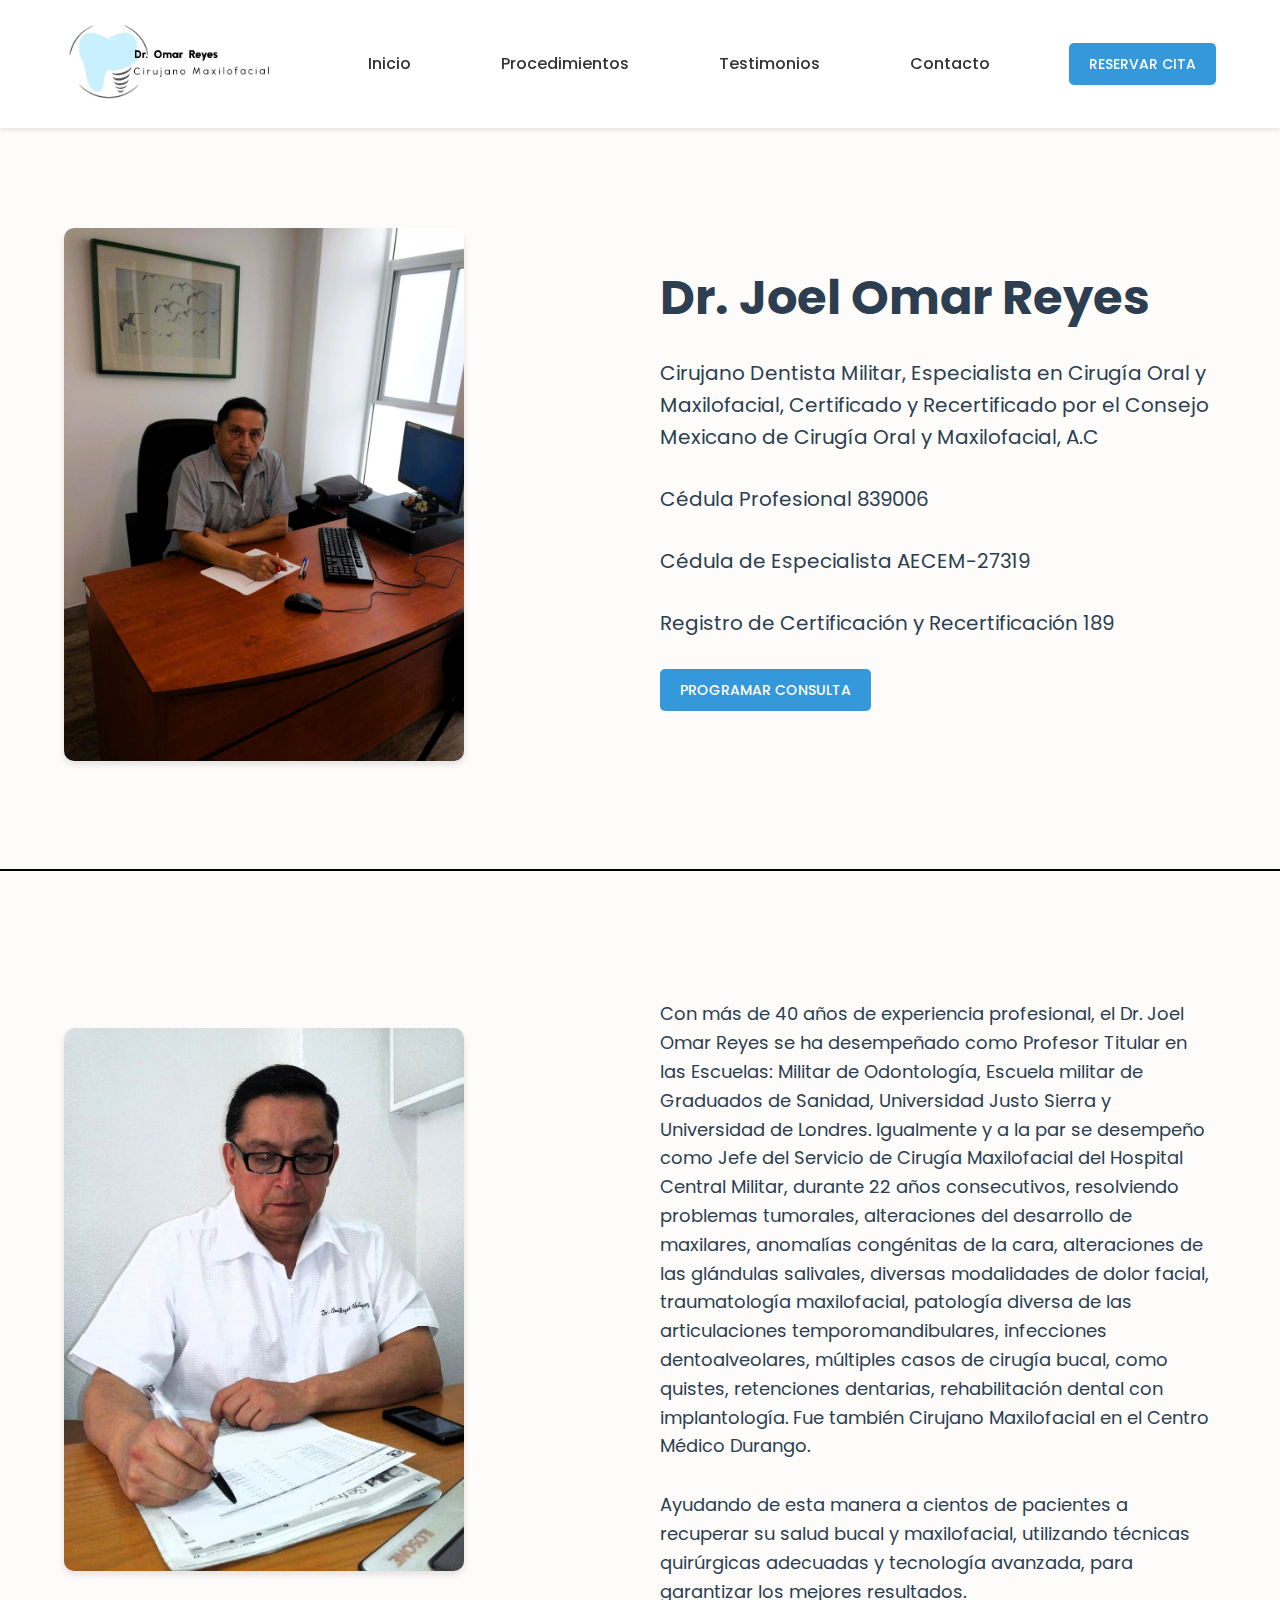
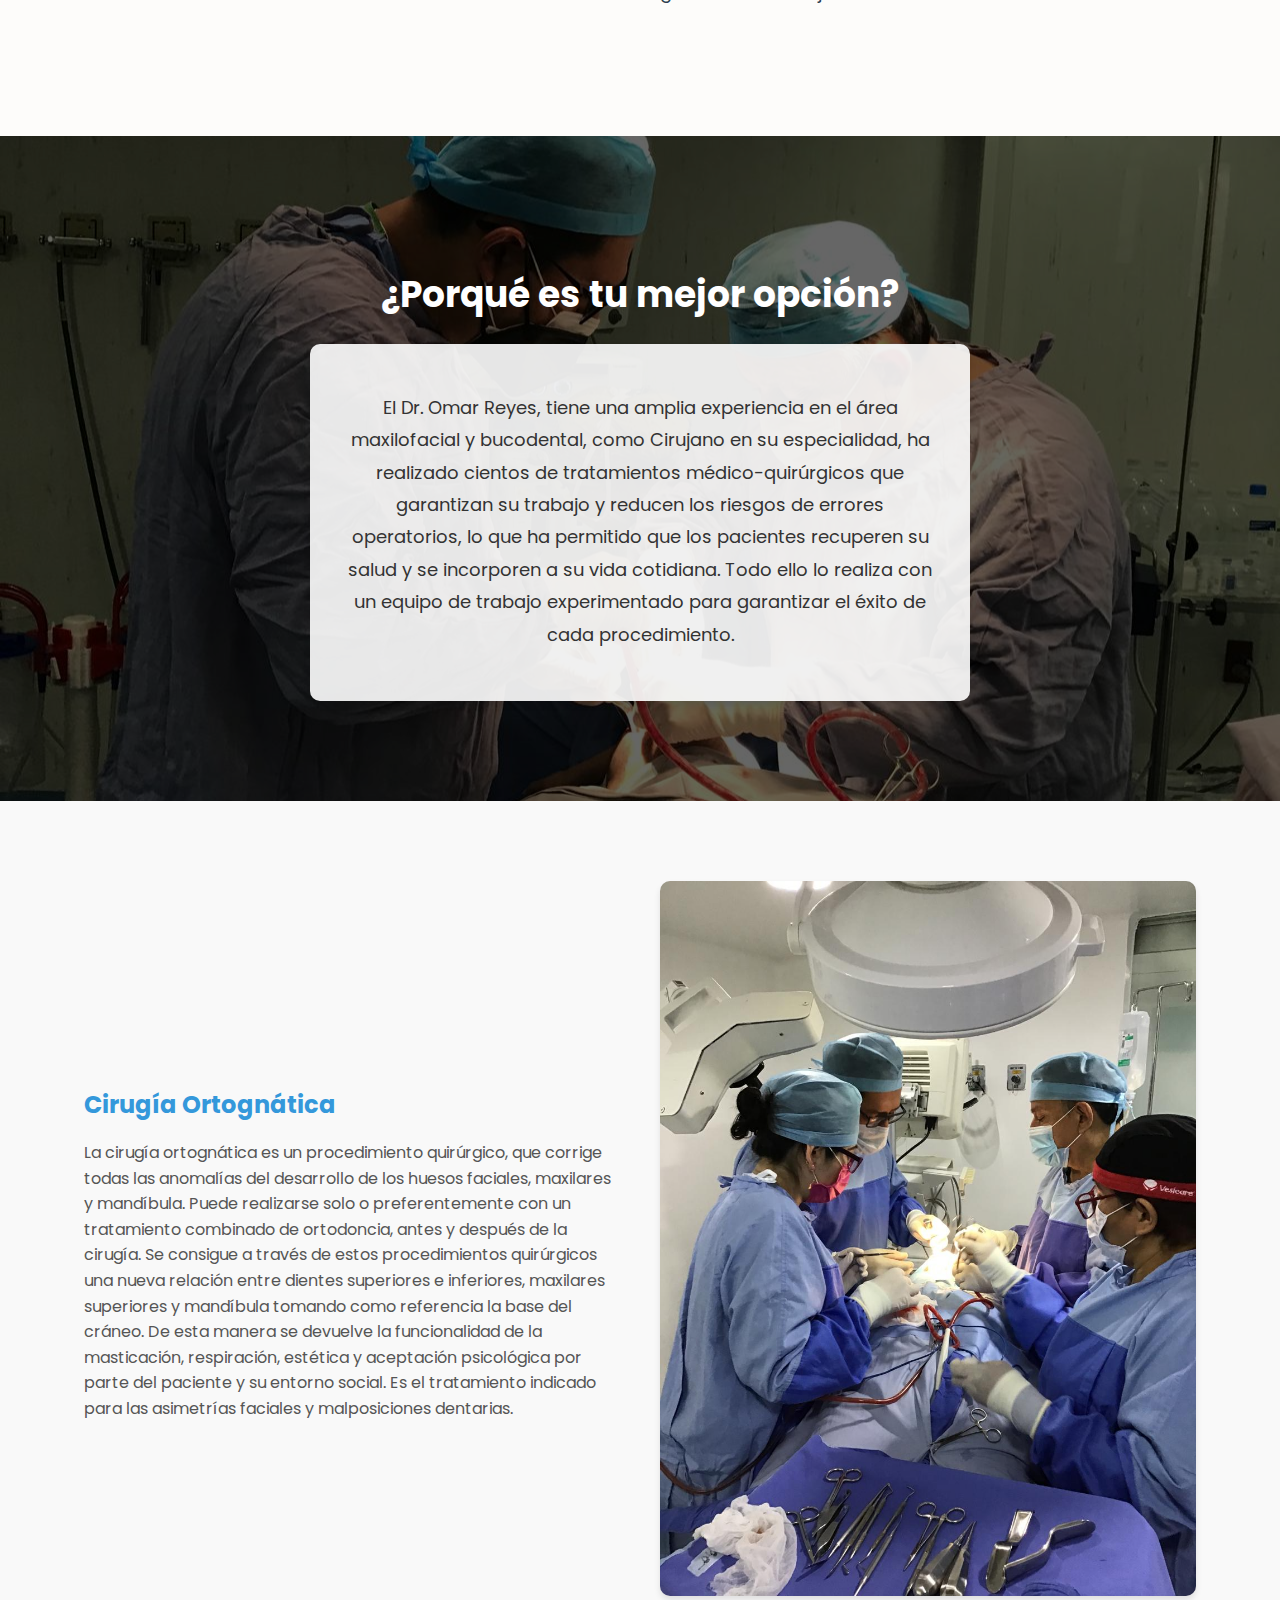
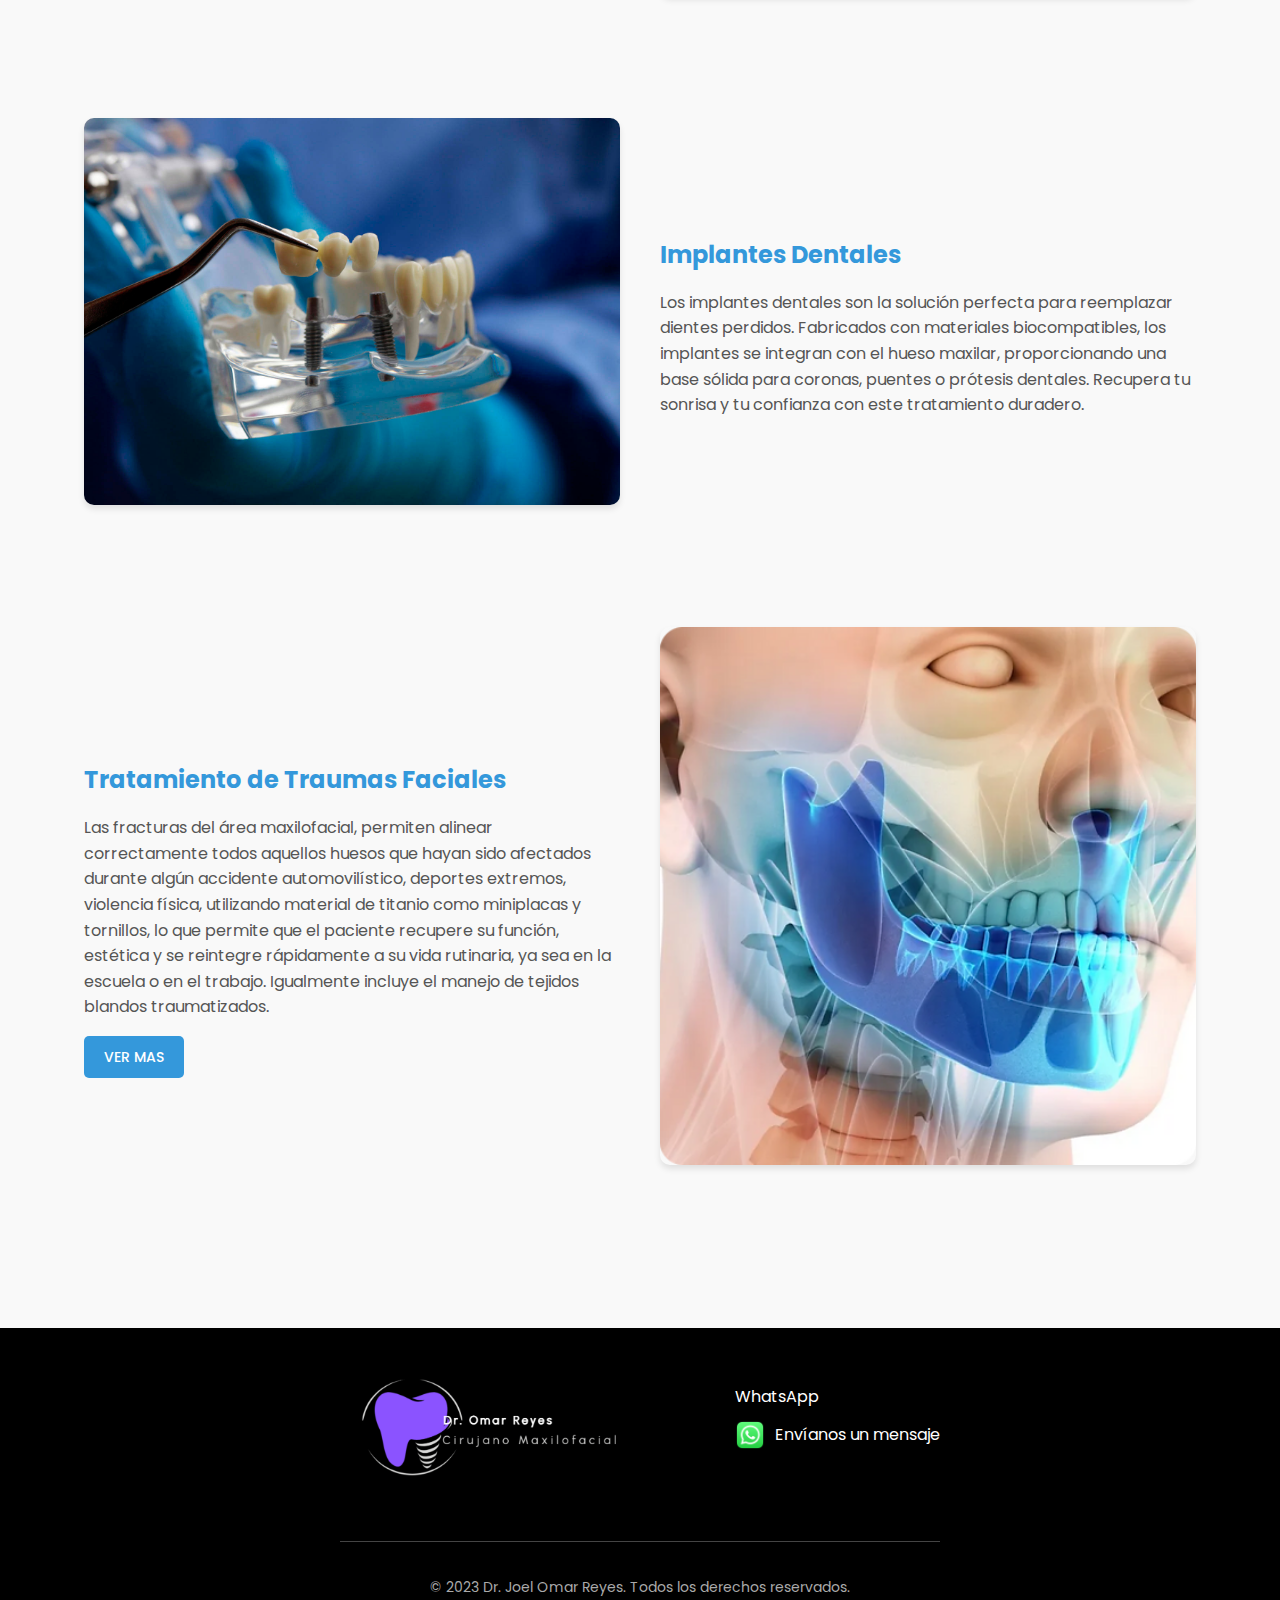
<file: index.html>
<!DOCTYPE html>
<html lang="es">
<head>
  <meta charset="UTF-8">
  <meta name="viewport" content="width=device-width, initial-scale=1.0">
  <title>Inicio - Dr. Omar Reyes</title>
  <link rel="stylesheet" href="styles.css">
  <link href="https://fonts.googleapis.com/css2?family=Poppins:wght@400;600&display=swap" rel="stylesheet">
</head>
<body>
 <!-- Encabezado -->
<header>
  <div class="container">
    <div class="logo">
      <img src="images/logos.png" alt="Dr. Omar Reyes" class="logo-img">
    </div>
    <nav>
      <div class="menu-icon" id="menu-icon">&#9776;</div> <!-- Ícono de hamburguesa -->
      <ul class="menu" id="menu">
        <li><a href="index.html">Inicio</a></li>
        <li><a href="servicios.html">Procedimientos</a></li>
        <li><a href="blog.html">Testimonios</a></li>
        <li><a href="contacto.html">Contacto</a></li>
      </ul>
    </nav>
    <a href="contacto.html" class="cta-button">Reservar Cita</a>
  </div>
</header>

<!-- Sección Hero 1 -->
<section id="hero">
  <div class="container">
    <div class="hero-content">
      <!-- Contenedor de la imagen -->
      <div class="hero-image">
        <img src="images/drjoel.jpg" alt="Dr. Joel Omar Reyes">
      </div>
      <!-- Contenedor del texto -->
      <div class="hero-text">
        <h1>Dr. Joel Omar Reyes</h1>
        <p>Cirujano Dentista Militar, Especialista en Cirugía Oral y Maxilofacial, Certificado y Recertificado por el Consejo Mexicano de Cirugía Oral y Maxilofacial, A.C</p>
 <p>Cédula Profesional 839006</p>
 <p>Cédula de Especialista  AECEM-27319</p>
 <p>Registro de Certificación y Recertificación  189</p>	
        <a href="contacto.html" class="cta-button">Programar Consulta</a>
      </div>
    </div>
  </div>
</section>

<!-- Línea divisoria -->
<div class="divider"></div>

<!-- Sección Hero 2 (Invertida) -->
<section id="hero-2">
  <div class="container">
    <div class="hero-content reverse">
      <!-- Contenedor del texto -->
      <div class="hero-text">
        <h2></h2>
        <p>Con  más de 40 años de experiencia profesional, el Dr. Joel Omar Reyes se ha desempeñado como Profesor Titular en las Escuelas: Militar de Odontología, Escuela militar de Graduados de Sanidad, Universidad Justo Sierra y Universidad de Londres. Igualmente y a la par se desempeño como Jefe del Servicio de Cirugía Maxilofacial del Hospital Central Militar, durante 22 años consecutivos, resolviendo problemas tumorales, alteraciones del desarrollo de maxilares, anomalías congénitas de la cara, alteraciones de las glándulas salivales, diversas modalidades de dolor facial, traumatología maxilofacial, patología diversa de las articulaciones temporomandibulares, infecciones dentoalveolares, múltiples casos de cirugía bucal, como quistes, retenciones dentarias, rehabilitación dental con implantología. Fue también Cirujano Maxilofacial en el Centro Médico Durango.</p> <p> Ayudando de esta manera a cientos de pacientes a recuperar su salud bucal y maxilofacial, utilizando técnicas quirúrgicas adecuadas y tecnología avanzada, para garantizar los mejores resultados.</p>
        
      </div>
      <!-- Contenedor de la imagen -->
      <div class="hero-image">
        <img src="images/experiencia.jpg" alt="Experiencia del Dr. Joel Omar Reyes">
      </div>
    </div>
  </div>
</section>

 <!-- Sección Quién Soy -->
<section id="about">
  <div class="container">
    <h2>¿Porqué es tu mejor opción?</h2>
    <div class="about-content">
      <div class="about-text">
        <p>El Dr. Omar Reyes, tiene una amplia experiencia en el área maxilofacial y bucodental, como Cirujano en su especialidad, ha realizado cientos de tratamientos médico-quirúrgicos que garantizan su trabajo y reducen los riesgos de errores operatorios, lo que ha permitido que los pacientes recuperen su salud y se incorporen a su vida cotidiana. Todo ello lo realiza con un equipo de trabajo experimentado para garantizar el éxito de cada procedimiento. </p>
      </div>
    </div>
  </div>
</section>

<!-- Sección Servicios -->
  <section id="servicesx">
    <div class="container">
     

      <!-- Servicio 1 -->
      <div class="service-item">
        <div class="service-text">
          <h3>Cirugía Ortognática</h3>
          <p>La cirugía ortognática es un procedimiento quirúrgico, que corrige todas las anomalías del desarrollo de los huesos faciales, maxilares y mandíbula. Puede realizarse solo o preferentemente con un  tratamiento combinado de ortodoncia, antes y después de la cirugía. Se consigue a través de estos procedimientos quirúrgicos una nueva relación entre dientes superiores e inferiores, maxilares superiores y mandíbula tomando como referencia la base del cráneo. De esta manera se devuelve la funcionalidad de la masticación, respiración, estética y aceptación psicológica por parte del paciente y su entorno social. Es el tratamiento indicado para las asimetrías faciales y malposiciones dentarias.</p>
        </div>
        <div class="service-image">
          <img src="images/cirugia-ortognatica.jpg" alt="Cirugía Ortognática">
        </div>
      </div>

      <!-- Servicio 2 -->
      <div class="service-item reverse">
        <div class="service-text">
          <h3>Implantes Dentales</h3>
          <p>Los implantes dentales son la solución perfecta para reemplazar dientes perdidos. Fabricados con materiales biocompatibles, los implantes se integran con el hueso maxilar, proporcionando una base sólida para coronas, puentes o prótesis dentales. Recupera tu sonrisa y tu confianza con este tratamiento duradero.</p>
        </div>
        <div class="service-image">
          <img src="images/implantes-dentales.jpg" alt="Implantes Dentales">
        </div>
      </div>

      <!-- Servicio 3 -->
      <div class="service-item">
        <div class="service-text">
          <h3>Tratamiento de Traumas Faciales</h3>
          <p>Las fracturas del área maxilofacial, permiten alinear correctamente todos aquellos huesos que hayan sido afectados durante algún accidente automovilístico, deportes extremos, violencia física, utilizando material de titanio como miniplacas y tornillos, lo que permite que el paciente recupere su función, estética y se reintegre rápidamente a su vida rutinaria, ya sea en la escuela o en el trabajo. Igualmente incluye el manejo de tejidos blandos traumatizados.</p>
<a href="servicios.html" class="cta-button">Ver Mas</a>
        </div>
        <div class="service-image">
          <img src="images/traumas-faciales.jpg" alt="Reparación de Traumas Faciales">
        </div>
		
      </div>

    </div>
  </section>



 <!-- Pie de Página -->
<footer>
  <div class="container">
    <div class="footer-content">
      <!-- Logo y nombre -->
      <div class="footer-logo">
        <img src="images/logo.png" alt="Logo Dr. Omar Reyes">
       
      </div>

      <!-- Enlace a WhatsApp -->
      <div class="footer-whatsapp">
        <p>WhatsApp</p>
        <a href="https://wa.me/5540944963" target="_blank">
          <img src="images/whatsapp.png" alt="WhatsApp">
          <span>Envíanos un mensaje</span>
        </a>
      </div>
    </div>
    <!-- Derechos de autor -->
    <div class="footer-bottom">
      <p>© 2023 Dr. Joel Omar Reyes. Todos los derechos reservados.</p>
    </div>
  </div>
</section>

</footer>

<script>
    document.getElementById('menu-icon').addEventListener('click', function() {
        document.getElementById('menu').classList.toggle('active');
    });
</script>
</body>
</html>
</file>
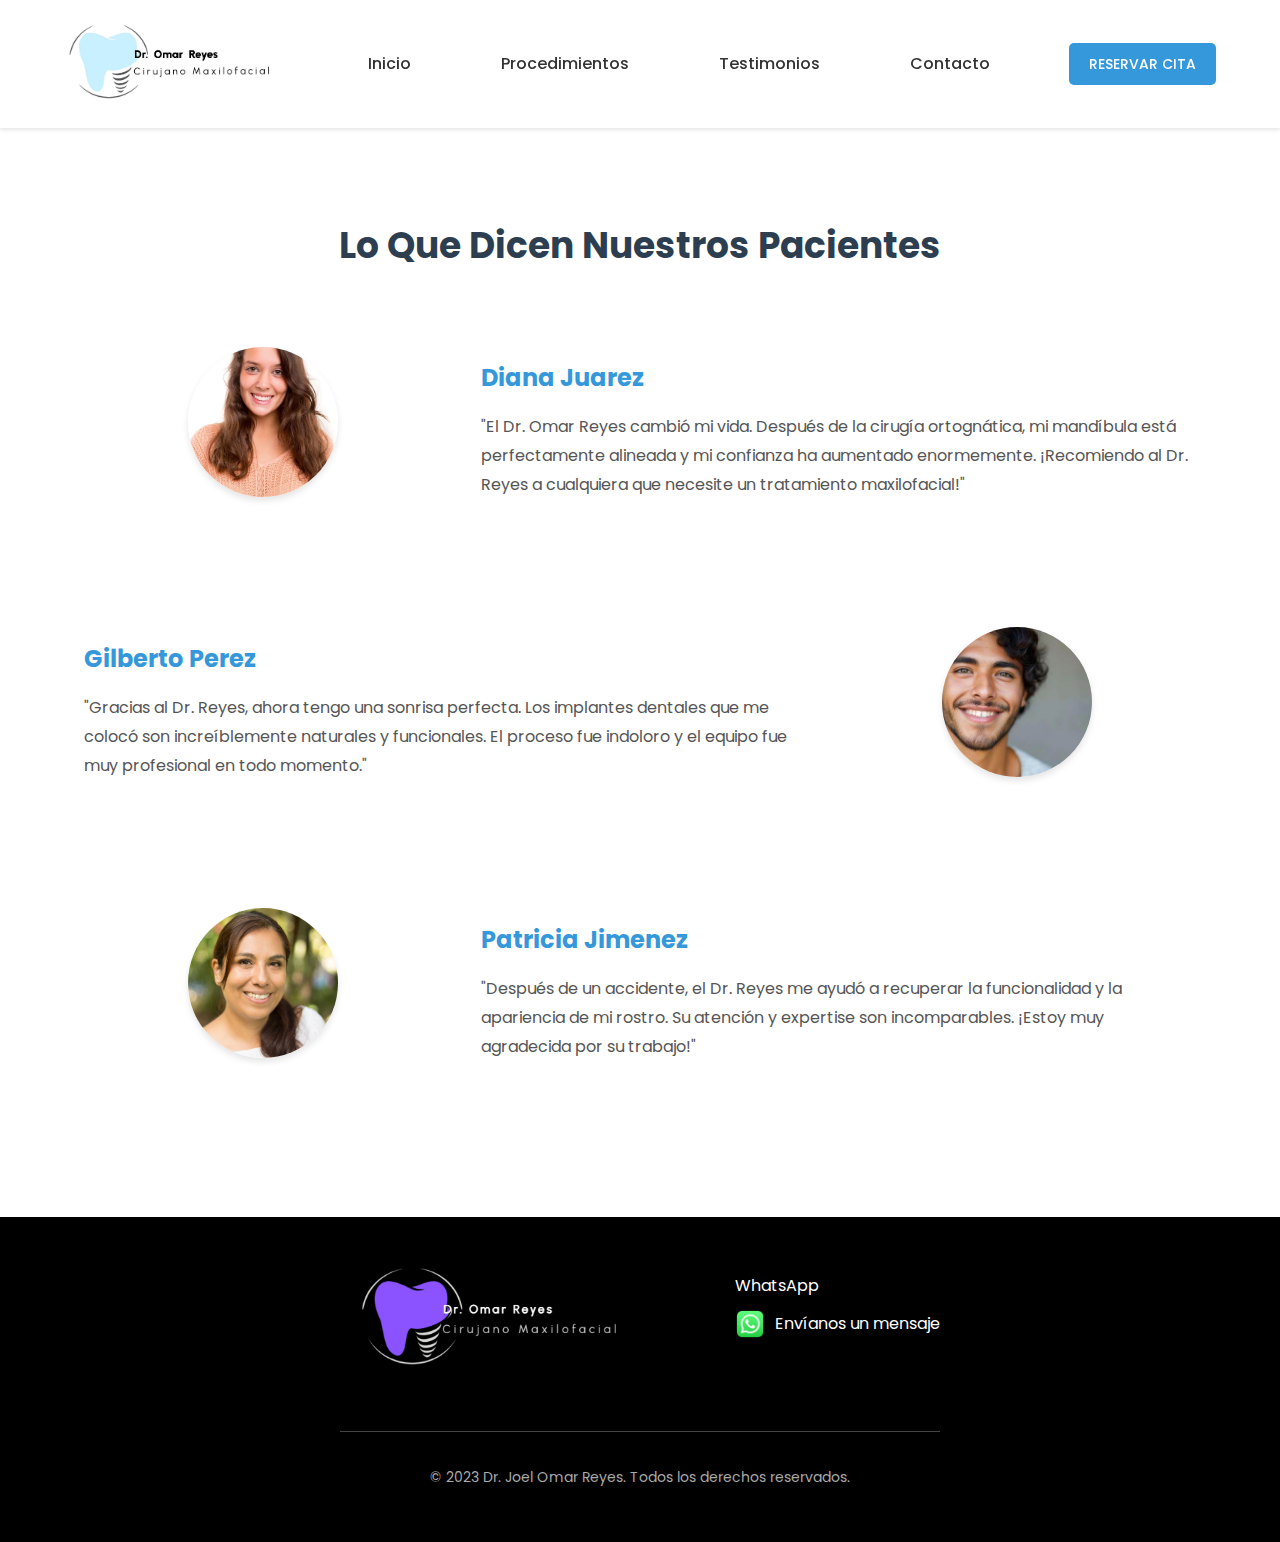
<file: blog.html>
<!DOCTYPE html>
<html lang="es">
<head>
  <meta charset="UTF-8">
  <meta name="viewport" content="width=device-width, initial-scale=1.0">
  <title>Testimonios - Dr. Omar Reyes</title>
  <link rel="stylesheet" href="styles.css">
  <link href="https://fonts.googleapis.com/css2?family=Poppins:wght@400;600&display=swap" rel="stylesheet">
</head>
<body>
  <!-- Encabezado -->
  <!-- Encabezado -->
<header>
  <div class="container">
    <div class="logo">
      <img src="images/logos.png" alt="Dr. Omar Reyes" class="logo-img">
    </div>
    <nav>
      <div class="menu-icon" id="menu-icon">&#9776;</div> <!-- Ícono de hamburguesa -->
      <ul class="menu" id="menu">
        <li><a href="index.html">Inicio</a></li>
        <li><a href="servicios.html">Procedimientos</a></li>
        <li><a href="blog.html">Testimonios</a></li>
        <li><a href="contacto.html">Contacto</a></li>
      </ul>
    </nav>
    <a href="contacto.html" class="cta-button">Reservar Cita</a>
  </div>
</header>


  <!-- Sección Testimonios -->
  <section id="testimonials">
    <div class="container">
      <h2>Lo Que Dicen Nuestros Pacientes</h2>

      <!-- Testimonio 1 -->
      <div class="testimonial-item">
        <div class="testimonial-image">
          <img src="images/testimonio1.jpg" alt="María González">
        </div>
        <div class="testimonial-text">
          <h3>Diana Juarez</h3>
          <p>"El Dr. Omar Reyes cambió mi vida. Después de la cirugía ortognática, mi mandíbula está perfectamente alineada y mi confianza ha aumentado enormemente. ¡Recomiendo al Dr. Reyes a cualquiera que necesite un tratamiento maxilofacial!"</p>
        </div>
      </div>

      <!-- Testimonio 2 -->
      <div class="testimonial-item reverse">
        <div class="testimonial-image">
          <img src="images/testimonio2.jpg" alt="Juan Pérez">
        </div>
        <div class="testimonial-text">
          <h3>Gilberto Perez</h3>
          <p>"Gracias al Dr. Reyes, ahora tengo una sonrisa perfecta. Los implantes dentales que me colocó son increíblemente naturales y funcionales. El proceso fue indoloro y el equipo fue muy profesional en todo momento."</p>
        </div>
      </div>

      <!-- Testimonio 3 -->
      <div class="testimonial-item">
        <div class="testimonial-image">
          <img src="images/testimonio3.jpg" alt="Laura Martínez">
        </div>
        <div class="testimonial-text">
          <h3>Patricia Jimenez</h3>
          <p>"Después de un accidente, el Dr. Reyes me ayudó a recuperar la funcionalidad y la apariencia de mi rostro. Su atención y expertise son incomparables. ¡Estoy muy agradecida por su trabajo!"</p>
        </div>
      </div>

    </div>
  </section>

 <!-- Pie de Página -->
<footer>
  <div class="container">
    <div class="footer-content">
      <!-- Logo y nombre -->
      <div class="footer-logo">
        <img src="images/logo.png" alt="Logo Dr. Omar Reyes">
       
      </div>

      <!-- Enlace a WhatsApp -->
      <div class="footer-whatsapp">
        <p>WhatsApp</p>
        <a href="https://wa.me/5540944963" target="_blank">
          <img src="images/whatsapp.png" alt="WhatsApp">
          <span>Envíanos un mensaje</span>
        </a>
      </div>
    </div>
    <!-- Derechos de autor -->
    <div class="footer-bottom">
      <p>© 2023 Dr. Joel Omar Reyes. Todos los derechos reservados.</p>
    </div>
  </div>
</section>

</footer>
<script>
    document.getElementById('menu-icon').addEventListener('click', function() {
        document.getElementById('menu').classList.toggle('active');
    });
</script>
</body>
</html>
</file>
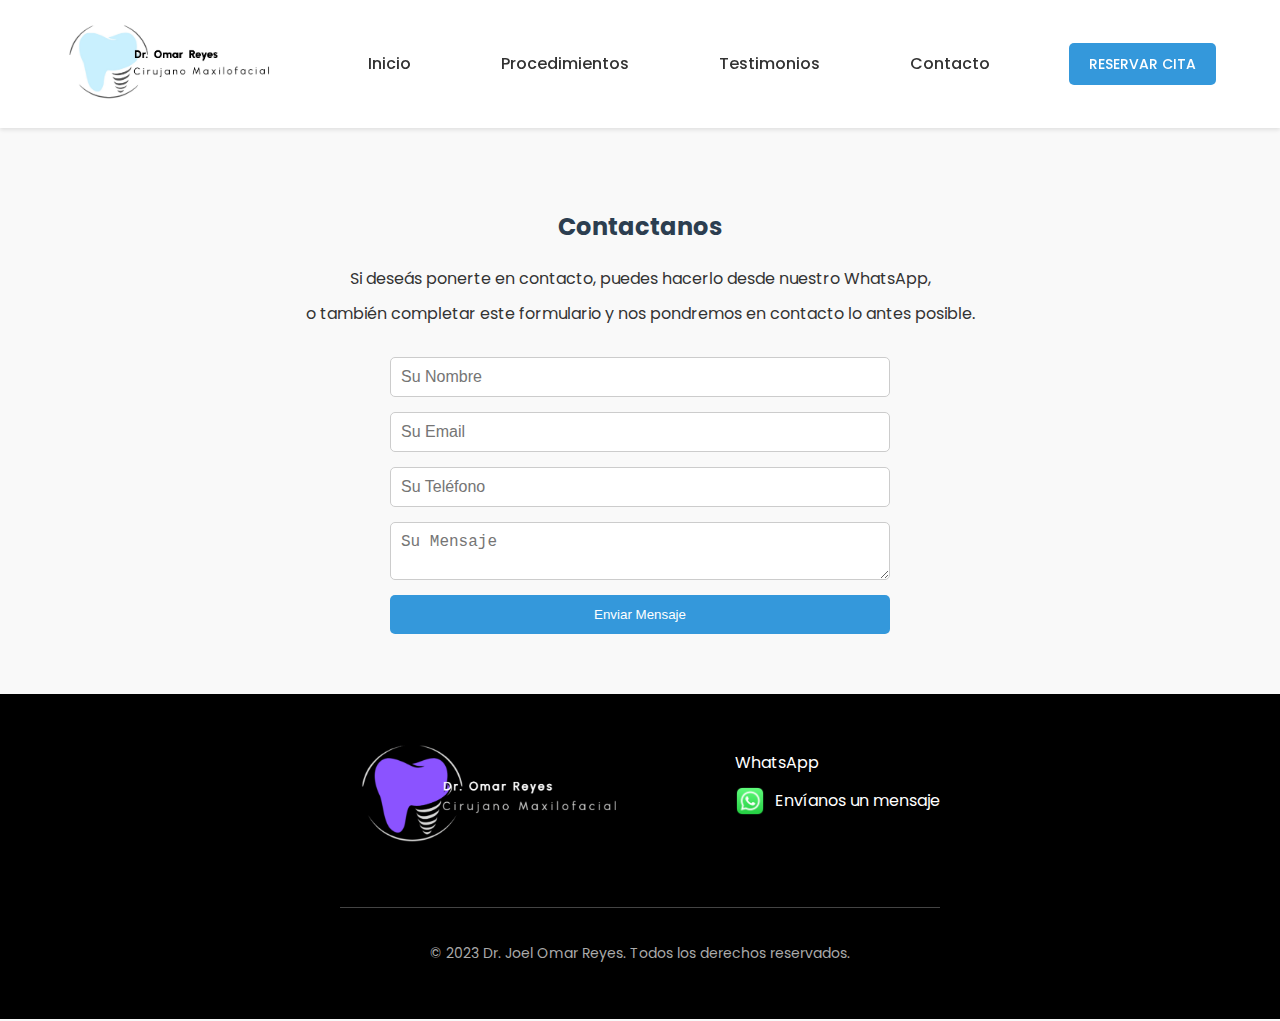
<file: contacto.html>
<!DOCTYPE html>
<html lang="es">
<head>
  <meta charset="UTF-8">
  <meta name="viewport" content="width=device-width, initial-scale=1.0">
  <title>Contacto - Dr. Omar Reyes</title>
  <link rel="stylesheet" href="styles.css">
  <link href="https://fonts.googleapis.com/css2?family=Poppins:wght@400;600&display=swap" rel="stylesheet">
</head>
<body>
 <!-- Encabezado -->
<header>
  <div class="container">
    <div class="logo">
      <img src="images/logos.png" alt="Dr. Omar Reyes" class="logo-img">
    </div>
    <nav>
      <div class="menu-icon" id="menu-icon">&#9776;</div> <!-- Ícono de hamburguesa -->
      <ul class="menu" id="menu">
        <li><a href="index.html">Inicio</a></li>
        <li><a href="servicios.html">Procedimientos</a></li>
        <li><a href="blog.html">Testimonios</a></li>
        <li><a href="contacto.html">Contacto</a></li>
      </ul>
    </nav>
    <a href="contacto.html" class="cta-button">Reservar Cita</a>
  </div>
</header>


<!-- Sección Contacto -->
<section id="contact">
  <div class="container">
    <h2>Contactanos</h2>
    <div class="contact-info">
      <p>Si deseás ponerte en contacto, puedes hacerlo desde nuestro WhatsApp,</p>
      <p>o también completar este formulario y nos pondremos en contacto lo antes posible.</p>
    </div>
    <form action="mailto:joelomarreyesvelazquez@yahoo.com.mx" method="post" enctype="text/plain">
      <input type="text" name="nombre" placeholder="Su Nombre" required>
      <input type="email" name="email" placeholder="Su Email" required>
      <input type="tel" name="telefono" placeholder="Su Teléfono" required>
      <textarea name="mensaje" placeholder="Su Mensaje" required></textarea>
      <button type="submit">Enviar Mensaje</button>
    </form>
  </div>
</section>

 <!-- Pie de Página -->
<footer>
  <div class="container">
    <div class="footer-content">
      <!-- Logo y nombre -->
      <div class="footer-logo">
        <img src="images/logo.png" alt="Logo Dr. Omar Reyes">
       
      </div>

      <!-- Enlace a WhatsApp -->
      <div class="footer-whatsapp">
        <p>WhatsApp</p>
        <a href="https://wa.me/5540944963" target="_blank">
          <img src="images/whatsapp.png" alt="WhatsApp">
          <span>Envíanos un mensaje</span>
        </a>
      </div>
    </div>
    <!-- Derechos de autor -->
    <div class="footer-bottom">
      <p>© 2023 Dr. Joel Omar Reyes. Todos los derechos reservados.</p>
    </div>
  </div>
</section>

</footer>
<script>
    document.getElementById('menu-icon').addEventListener('click', function() {
        document.getElementById('menu').classList.toggle('active');
    });
</script>
</body>
</html>
</file>
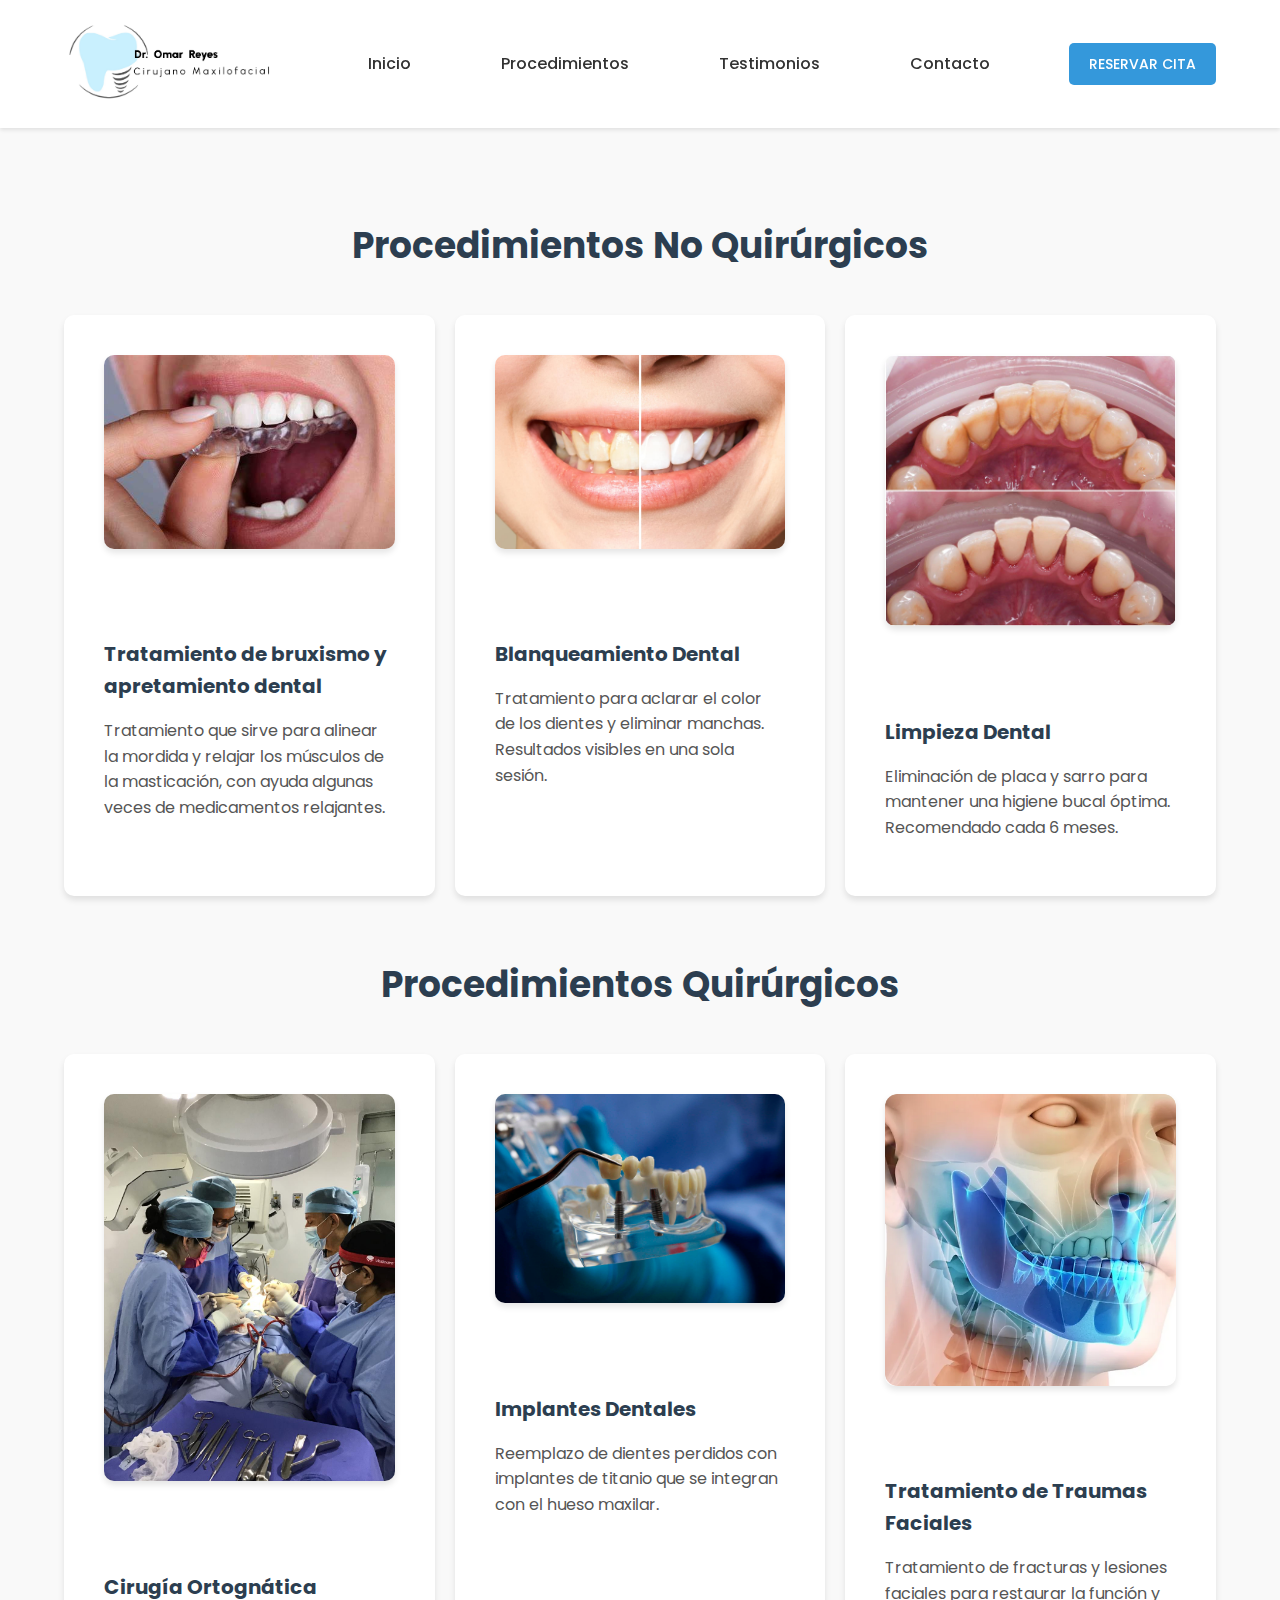
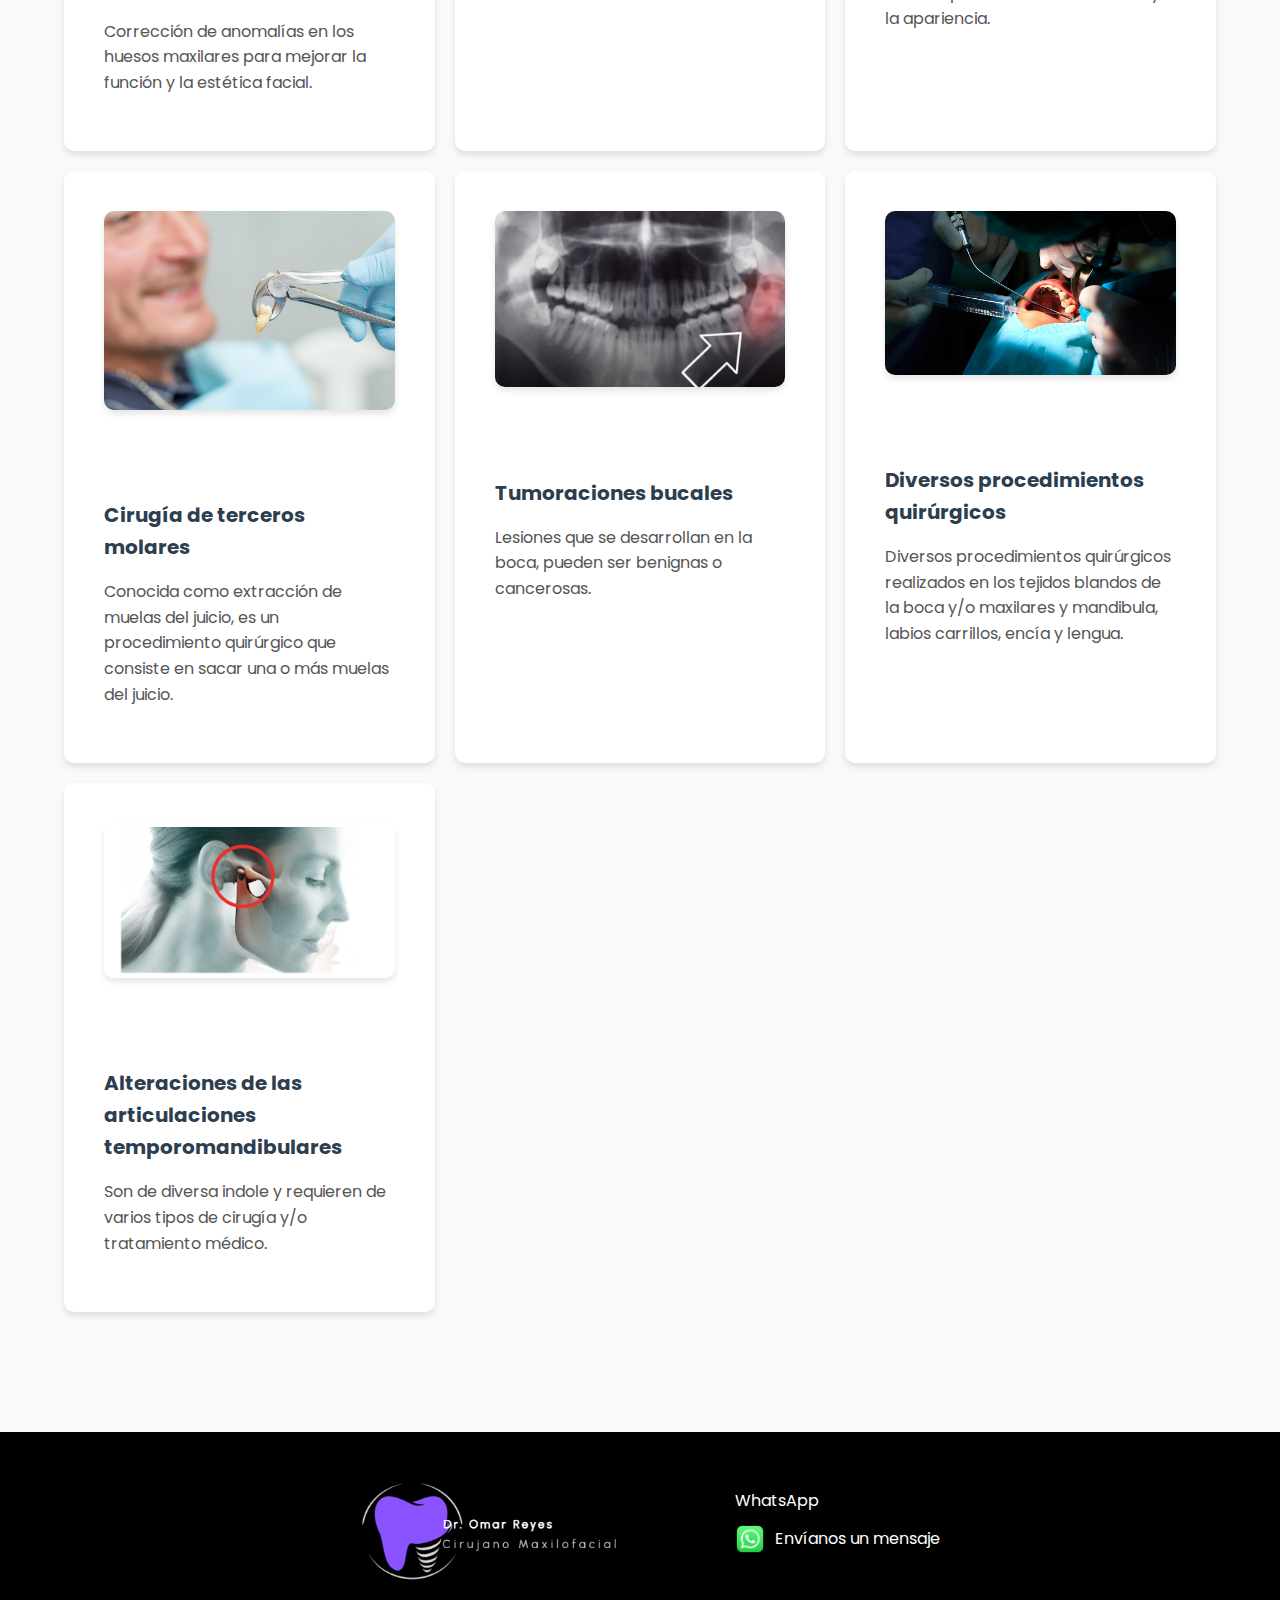
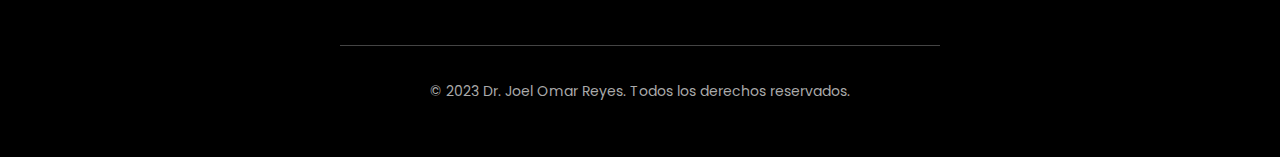
<file: servicios.html>
<!DOCTYPE html>
<html lang="es">
<head>
  <meta charset="UTF-8">
  <meta name="viewport" content="width=device-width, initial-scale=1.0">
  <title>Servicios - Dr. Omar Reyes</title>
  <link rel="stylesheet" href="styles.css">
  <link href="https://fonts.googleapis.com/css2?family=Poppins:wght@400;600&display=swap" rel="stylesheet">
</head>
<body>
  <!-- Encabezado -->
<header>
  <div class="container">
    <div class="logo">
      <img src="images/logos.png" alt="Dr. Omar Reyes" class="logo-img">
    </div>
    <nav>
      <div class="menu-icon" id="menu-icon">&#9776;</div> <!-- Ícono de hamburguesa -->
      <ul class="menu" id="menu">
        <li><a href="index.html">Inicio</a></li>
        <li><a href="servicios.html">Procedimientos</a></li>
        <li><a href="blog.html">Testimonios</a></li>
        <li><a href="contacto.html">Contacto</a></li>
      </ul>
    </nav>
    <a href="contacto.html" class="cta-button">Reservar Cita</a>
  </div>
</header>


  <!-- Sección Servicios -->
  <section id="services">
    <div class="container">
  

      <!-- Procedimientos No Quirúrgicos -->
      <div class="services-category">
        <h2>Procedimientos No Quirúrgicos</h2>
        <div class="services-grid">
          <!-- Servicio 1 -->
          <div class="service-card">
            <div class="service-image">
              <img src="images/ortodoncia.jpg" alt="Ortodoncia">
            </div>
            <div class="service-text">
              <h4>Tratamiento de bruxismo y apretamiento dental</h4>
              <p>Tratamiento que sirve para alinear la mordida y relajar los músculos de la masticación, con ayuda algunas veces de medicamentos relajantes.</p>
            </div>
          </div>

          <!-- Servicio 2 -->
          <div class="service-card">
            <div class="service-image">
              <img src="images/blanqueamiento.jpg" alt="Blanqueamiento Dental">
            </div>
            <div class="service-text">
              <h4>Blanqueamiento Dental</h4>
              <p>Tratamiento para aclarar el color de los dientes y eliminar manchas. Resultados visibles en una sola sesión.</p>
            </div>
          </div>

          <!-- Servicio 3 -->
          <div class="service-card">
            <div class="service-image">
              <img src="images/limpieza.jpg" alt="Limpieza Dental">
            </div>
            <div class="service-text">
              <h4>Limpieza Dental</h4>
              <p>Eliminación de placa y sarro para mantener una higiene bucal óptima. Recomendado cada 6 meses.</p>
            </div>
          </div>
        </div>
      </div>

      <!-- Procedimientos Quirúrgicos -->
      <div class="services-category">
        <h2>Procedimientos Quirúrgicos</h2>
        <div class="services-grid">
          <!-- Servicio 1 -->
          <div class="service-card">
            <div class="service-image">
              <img src="images/cirugia-ortognatica.jpg" alt="Cirugía Ortognática">
            </div>
            <div class="service-text">
              <h4>Cirugía Ortognática</h4>
              <p>Corrección de anomalías en los huesos maxilares para mejorar la función y la estética facial.</p>
            </div>
          </div>

          <!-- Servicio 2 -->
          <div class="service-card">
            <div class="service-image">
              <img src="images/implantes-dentales.jpg" alt="Implantes Dentales">
            </div>
            <div class="service-text">
              <h4>Implantes Dentales</h4>
              <p>Reemplazo de dientes perdidos con implantes de titanio que se integran con el hueso maxilar.</p>
            </div>
          </div>

          <!-- Servicio 3 -->
          <div class="service-card">
            <div class="service-image">
              <img src="images/traumas-faciales.jpg" alt="Reparación de Traumas Faciales">
            </div>
            <div class="service-text">
              <h4>Tratamiento de Traumas Faciales</h4>
              <p>Tratamiento de fracturas y lesiones faciales para restaurar la función y la apariencia.</p>
            </div>
          </div>

<!-- Servicio 4 -->
          <div class="service-card">
            <div class="service-image">
              <img src="images/cirugia-molares.jpg" alt="Cirugía Ortognática">
            </div>
            <div class="service-text">
              <h4>Cirugía de terceros molares</h4>
              <p>Conocida como extracción de muelas del juicio, es un procedimiento quirúrgico que consiste en sacar una o más muelas del juicio.</p>
            </div>
          </div>

          <!-- Servicio 5 -->
          <div class="service-card">
            <div class="service-image">
              <img src="images/tumoracion.jpg" alt="Implantes Dentales">
            </div>
            <div class="service-text">
              <h4>Tumoraciones bucales</h4>
              <p>Lesiones que se desarrollan en la boca, pueden ser benignas o cancerosas.</p>
            </div>
          </div>

          <!-- Servicio 6 -->
          <div class="service-card">
            <div class="service-image">
              <img src="images/cirugia-bucal.jpg" alt="Reparación de Traumas Faciales">
            </div>
            <div class="service-text">
              <h4>Diversos procedimientos quirúrgicos</h4>
              <p>Diversos procedimientos quirúrgicos realizados en los tejidos blandos de la boca y/o maxilares y mandibula, labios carrillos, encía y lengua.</p>
            </div>
          </div>

  <!-- Servicio 7 -->
          <div class="service-card">
            <div class="service-image">
              <img src="images/temporomandibular.jpg" alt="Reparación de Traumas Faciales">
            </div>
            <div class="service-text">
              <h4>Alteraciones de las articulaciones temporomandibulares</h4>
              <p>Son de diversa indole y requieren de varios tipos de cirugía y/o tratamiento médico.</p>
            </div>
          </div>

        </div>
      </div>

    </div>
  </section>

    <!-- Pie de Página -->
<footer>
  <div class="container">
    <div class="footer-content">
      <!-- Logo y nombre -->
      <div class="footer-logo">
        <img src="images/logo.png" alt="Logo Dr. Omar Reyes">
       
      </div>

      <!-- Enlace a WhatsApp -->
      <div class="footer-whatsapp">
        <p>WhatsApp</p>
        <a href="https://wa.me/5540944963" target="_blank">
          <img src="images/whatsapp.png" alt="WhatsApp">
          <span>Envíanos un mensaje</span>
        </a>
      </div>
    </div>
    <!-- Derechos de autor -->
    <div class="footer-bottom">
      <p>© 2023 Dr. Joel Omar Reyes. Todos los derechos reservados.</p>
    </div>
  </div>
</section>

</footer>

<script>
    document.getElementById('menu-icon').addEventListener('click', function() {
        document.getElementById('menu').classList.toggle('active');
    });
</script>
</body>
</html>
</file>
<file: styles.css>
/* Estilos Generales */
body {
  font-family: 'Poppins', sans-serif;
  margin: 0;
  padding: 0;
  color: #333;
  line-height: 1.6;
  background-color: #f9f9f9;
}

.container {
  width: 90%;
  max-width: 1200px;
  margin: 0 auto;
}

h1, h2, h3 {
  color: #2c3e50;
}

a {
  text-decoration: none;
  color: #3498db;
}

/* Botones */
.cta-button {
  display: inline-block;
  padding: 12px 24px;
  background-color: #333;
  color: #fff;
  border-radius: 5px;
  transition: background-color 0.3s ease, transform 0.3s ease, box-shadow 0.3s ease;
  font-weight: 600;
  text-transform: uppercase;
  font-size: 14px;
}

.cta-button:hover {
  background-color: #2980b9;
  transform: translateY(-3px);
  box-shadow: 0 4px 8px rgba(0, 0, 0, 0.2);
}

/* Encabezado */
header {
  background-color: #fff;
  color: #333;
  padding: 20px 0;
  position: sticky;
  top: 0;
  z-index: 1000;
  box-shadow: 0 2px 4px rgba(0, 0, 0, 0.1);
}

/* Contenedor principal */
header .container {
  display: flex;
  justify-content: space-between; /* Distribuye el espacio entre los elementos */
  align-items: center; /* Centra verticalmente los elementos */
  max-width: 1200px; /* Ajusta el ancho máximo según tu diseño */
  margin: 0 auto; /* Centra el contenedor en la página */
  padding: 0 20px; /* Añade un poco de padding a los lados */
}

/* Estilos para el logo */
.logo-img {
  height: 80px; /* Ajusta el tamaño según tus necesidades */
  width: auto; /* Mantiene la proporción del logo */
}

/* Estilos para la navegación */
header nav ul {
  list-style: none;
  display: flex;
  gap: 90px; /* Espacio entre los elementos del menú */
  margin: 0;
  padding: 0;
}

header nav ul li a {
  color: #333;
  font-weight: 500;
  transition: color 0.3s ease;
}

header nav ul li a:hover {
  color: #3498db;
}

/* Estilos para el botón "Reservar Cita" */
.cta-button {
  background-color: #3498db; /* Color de fondo del botón */
  color: #fff; /* Color del texto */
  padding: 10px 20px; /* Espaciado interno */
  border-radius: 5px; /* Bordes redondeados */
  text-decoration: none; /* Quita el subrayado del enlace */
  font-weight: 500; /* Grosor de la fuente */
  transition: background-color 0.3s ease; /* Transición suave */
}

.cta-button:hover {
  background-color: #2980b9; /* Cambia el color al pasar el mouse */
}

/* Sección Hero */
#hero,
#hero-2 {
  background-color: #fdfcfa; /* Fondo sólido en lugar de una imagen */
  color: #2c3e50; /* Color oscuro para el texto */
  padding: 100px 0;
}

#hero .container,
#hero-2 .container {
  max-width: 1200px;
  margin: 0 auto;
  padding: 0 20px;
}

#hero .hero-content,
#hero-2 .hero-content {
  display: flex;
  align-items: justify;
  justify-content: space-between;
  gap: 40px; /* Espacio entre la imagen y el texto */
}

#hero-2 .hero-content.reverse {
  flex-direction: row-reverse; /* Invertir la orientación */
}

#hero .hero-image,
#hero-2 .hero-image {
  flex: 1;
}

#hero .hero-image img,
#hero-2 .hero-image img {
  width: 100%;
  max-width: 400px; /* Ajusta el tamaño de la imagen */
  border-radius: 10px;
  box-shadow: 0 4px 6px rgba(0, 0, 0, 0.1);
  transition: transform 0.3s ease, box-shadow 0.3s ease;
}

#hero .hero-image img:hover,
#hero-2 .hero-image img:hover {
  transform: scale(1.05);
  box-shadow: 0 8px 12px rgba(0, 0, 0, 0.2);
}

#hero .hero-text,
#hero-2 .hero-text {
  flex: 1;
  text-align: left;
}

#hero h1,
#hero-2 h2 {
  font-size: 48px;
  margin-bottom: 20px;
  animation: fadeIn 1.5s ease-in-out;
}

#hero p,
#hero-2 p {
  font-size: 20px;
  margin-bottom: 30px;
  animation: fadeIn 2s ease-in-out;
}

#hero .cta-button,
#hero-2 .cta-button {
  animation: fadeIn 2.5s ease-in-out;
}

/* Línea divisoria */
.divider {
  width: 100%;
  height: 2px;
  background-color: #000; /* Línea negra */
  margin: 0 auto;
}

@keyframes fadeIn {
  from {
    opacity: 0;
    transform: translateY(20px);
  }
  to {
    opacity: 1;
    transform: translateY(0);
  }
}

/* Sección Quién Soy */
#about {
  padding: 100px 0;
  text-align: center;
  background: url('images/about-bg.jpg') no-repeat center center/cover;
  color: #fff;
  position: relative;
}

#about::before {
  content: '';
  position: absolute;
  top: 0;
  left: 0;
  width: 100%;
  height: 100%;
  background: rgba(0, 0, 0, 0.6); /* Fondo oscuro para mejorar la legibilidad */
}

#about .container {
  position: relative;
  z-index: 1;
}

#about h2 {
  font-size: 36px;
  margin-bottom: 20px;
  color: #fff; /* Texto claro para el título */
}

#about .about-text {
  max-width: 600px;
  margin: 0 auto;
  background: rgba(255, 255, 255, 0.9); /* Fondo semi-transparente para el texto */
  padding: 30px;
  border-radius: 10px;
  box-shadow: 0 4px 6px rgba(0, 0, 0, 0.1);
}

#about .about-text p {
  color: #333; /* Texto oscuro para la descripción general */
  font-size: 18px;
  line-height: 1.8;
  margin-bottom: 20px;
}

#about .about-text .dark-text {
  color: #333; /* Texto oscuro para la descripción específica */
  font-size: 18px;
  line-height: 1.8;
  margin-bottom: 20px;
}



/* Sección Servicios */
#servicesx {
  padding: 60px 0;
  background-color: #f9f9f9;
  text-align: center;
}

#services h2 {
  font-size: 36px;
  margin-bottom: 40px;
  color: #2c3e50;
}

.service-item {
  display: flex;
  align-items: center;
  justify-content: space-between;
  margin-bottom: 60px;
}

.service-item.reverse {
  flex-direction: row-reverse; /* Alternar la orientación */
}

.service-text {
  flex: 1;
  padding: 20px;
  text-align: left;
}

.service-text h3 {
  font-size: 24px;
  color: #3498db;
  margin-bottom: 15px;
}

.service-text p {
  font-size: 16px;
  line-height: 1.8;
  color: #555;
}

.service-image {
  flex: 1;
  padding: 20px;
}

.service-image img {
  width: 100%;
  border-radius: 10px;
  box-shadow: 0 4px 6px rgba(0, 0, 0, 0.1);
  transition: transform 0.3s ease, box-shadow 0.3s ease;
}

.service-image img:hover {
  transform: scale(1.05);
  box-shadow: 0 8px 12px rgba(0, 0, 0, 0.2);
}

/* Estilos generales de la sección Servicios */
#services {
    padding: 60px 0;
    background-color: #f9f9f9;
    text-align: center;
}

#services h2 {
    font-size: 36px;
    margin-bottom: 40px;
    color: #2c3e50;
}

.services-category {
    margin-bottom: 60px;
}

.services-category h3 {
    font-size: 28px;
    color: #3498db;
    margin-bottom: 30px;
}

.services-grid {
    display: grid;
    grid-template-columns: repeat(3, 1fr); /* 3 columnas */
    gap: 20px;
}

.service-card {
    background: #fff;
    padding: 20px;
    border-radius: 10px;
    box-shadow: 0 4px 6px rgba(0, 0, 0, 0.1);
    transition: transform 0.3s ease, box-shadow 0.3s ease;
}

.service-card:hover {
    transform: translateY(-10px);
    box-shadow: 0 8px 12px rgba(0, 0, 0, 0.2);
}

.service-image img {
    width: 100%;
    border-radius: 10px;
    margin-bottom: 15px;
}

.service-text h4 {
    font-size: 20px;
    color: #2c3e50;
    margin-bottom: 10px;
}

.service-text p {
    font-size: 16px;
    line-height: 1.6;
    color: #555;
}

/* Ajustes para móviles */
@media (max-width: 768px) {
    .services-grid {
        grid-template-columns: repeat(1, 1fr); /* Cambia a una columna en móviles */
        gap: 20px; /* Espacio entre las tarjetas */
    }

    .service-card {
        width: 100%; /* Ocupa el 100% del ancho */
        margin-bottom: 20px; /* Espacio entre las tarjetas */
    }

    .service-image img {
        width: 100%; /* La imagen ocupa el 100% del contenedor */
        height: auto; /* Mantiene la proporción de la imagen */
        border-radius: 10px; /* Bordes redondeados */
    }

    .service-text {
        padding: 0 20px; /* Añade un poco de padding a los lados */
        text-align: center; /* Centra el texto */
    }

    .service-text h4 {
        font-size: 24px; /* Tamaño del título */
        margin-bottom: 15px; /* Espacio después del título */
    }

    .service-text p {
        font-size: 16px; /* Tamaño del texto */
        line-height: 1.6; /* Mejora la legibilidad */
    }
}

/* Ajustes para pantallas muy pequeñas (smartphones) */
@media (max-width: 480px) {
    .service-text h4 {
        font-size: 20px; /* Tamaño más pequeño para el título */
    }

    .service-text p {
        font-size: 14px; /* Tamaño más pequeño para el texto */
    }
}

/* Sección Testimonios */
#testimonials {
  padding: 60px 0;
  background-color: #fff;
  text-align: center;
}

#testimonials h2 {
  font-size: 36px;
  margin-bottom: 40px;
  color: #2c3e50;
}

.testimonial-item {
  display: flex;
  align-items: center;
  justify-content: space-between;
  margin-bottom: 60px;
}

.testimonial-item.reverse {
  flex-direction: row-reverse; /* Alternar la orientación */
}

.testimonial-image {
  flex: 1;
  padding: 20px;
}

.testimonial-image img {
  width: 150px;
  height: 150px;
  border-radius: 50%;
  object-fit: cover;
  box-shadow: 0 4px 6px rgba(0, 0, 0, 0.1);
  transition: transform 0.3s ease, box-shadow 0.3s ease;
}

.testimonial-image img:hover {
  transform: scale(1.1);
  box-shadow: 0 8px 12px rgba(0, 0, 0, 0.2);
}

.testimonial-text {
  flex: 2;
  padding: 20px;
  text-align: left;
}

.testimonial-text h3 {
  font-size: 24px;
  color: #3498db;
  margin-bottom: 15px;
}

.testimonial-text p {
  font-size: 16px;
  line-height: 1.8;
  color: #555;
}

/* Sección Contacto */
#contact {
  padding: 60px 0;
  background-color: #f9f9f9;
  text-align: center;
}

.contact-info {
  margin-bottom: 30px;
}

.contact-info p {
  margin: 10px 0;
}

form {
  display: flex;
  flex-direction: column;
  gap: 15px;
  max-width: 500px;
  margin: 0 auto;
}

form input, form textarea {
  padding: 10px;
  border: 1px solid #ccc;
  border-radius: 5px;
  font-size: 16px;
}

form button {
  background-color: #3498db;
  color: #fff;
  border: none;
  padding: 12px;
  border-radius: 5px;
  cursor: pointer;
  transition: background-color 0.3s ease, transform 0.3s ease;
}

form button:hover {
  background-color: #2980b9;
  transform: translateY(-3px);
}

/* Pie de Página */
footer {
  background-color: #000; /* Fondo negro */
  color: #fff;
  padding: 40px 0; /* Aumentamos el espacio */
}

footer .container {
  max-width: 600px;
  margin: 0 auto;
  padding: 0 20px;
}

footer .footer-content {
  display: flex;
  justify-content: space-between;
  gap: 40px;
  margin-bottom: 40px;
}

footer .footer-logo img {
  width: 300px;
  margin-bottom: 10px;
}

footer .footer-logo p {
  font-size: 18px;
  font-weight: 600px;
}

footer .footer-contact h3,
footer .footer-whatsapp h3 {
  font-size: 20px;
  margin-bottom: 15px;
  color: #3498db;
}

footer .footer-contact p,
footer .footer-whatsapp p {
  font-size: 16px;
  margin-bottom: 10px;
}

footer .footer-contact a,
footer .footer-whatsapp a {
  color: #fff;
  text-decoration: none;
  transition: color 0.3s ease;
}

footer .footer-contact a:hover,
footer .footer-whatsapp a:hover {
  color: #3498db;
}

footer .footer-whatsapp a {
  display: flex;
  align-items: center;
  gap: 10px;
}

footer .footer-whatsapp img {
  width: 30px;
}

footer .footer-bottom {
  text-align: center;
  border-top: 1px solid #444;
  padding-top: 20px;
  margin-top: 40px;
}

footer .footer-bottom p {
  font-size: 14px;
  color: #aaa;
}


/* Estilos para el ícono de hamburguesa */
.menu-icon {
    display: none; /* Oculta el ícono en pantallas grandes */
    font-size: 24px;
    cursor: pointer;
}

/* Estilos para el menú en móviles */
@media (max-width: 768px) {
    .menu-icon {
        display: block; /* Muestra el ícono en móviles */
    }
    .menu {
        display: none; /* Oculta el menú en móviles */
        flex-direction: column;
        background-color: #fff;
        position: absolute;
        top: 80px;
        left: 0;
        width: 100%;
        padding: 20px;
        box-shadow: 0 4px 6px rgba(0, 0, 0, 0.1);
    }
    .menu.active {
        display: flex; /* Muestra el menú cuando está activo */
    }
    .cta-button {
        display: none; /* Oculta el botón en móviles */
    }
}	

/* Ajustes para móviles */
@media (max-width: 768px) {
    /* Encabezado */
    header .container {
        flex-direction: column;
        align-items: flex-start;
    }
    header nav {
        width: 100%;
    }

    /* Sección Hero */
    #hero .hero-content,
    #hero-2 .hero-content {
        flex-direction: column;
        text-align: center;
    }
    #hero .hero-image img,
    #hero-2 .hero-image img {
        max-width: 100%;
    }

    /* Sección Servicios */
    .service-item,
    .service-item.reverse {
        flex-direction: column;
        text-align: center;
    }
    .service-image {
        order: -1; /* Mueve la imagen arriba del texto */
    }

    /* Sección Quién Soy */
    #about .about-text {
        padding: 20px;
    }

    /* Pie de página */
    footer .footer-content {
        flex-direction: column;
        align-items: center;
        text-align: center;
    }
}

/* Ajustes para móviles */
@media (max-width: 768px) {
    /* Encabezado */
    header .container {
        flex-direction: column;
        align-items: flex-start;
    }
    header nav {
        width: 100%;
    }

    /* Sección Hero */
    #hero .hero-content,
    #hero-2 .hero-content {
        flex-direction: column;
        text-align: center;
    }
    #hero .hero-image img,
    #hero-2 .hero-image img {
        max-width: 100%;
    }

    /* Sección Servicios */
    .service-item,
    .service-item.reverse {
        flex-direction: column;
        text-align: center;
    }
    .service-image {
        order: -1; /* Mueve la imagen arriba del texto */
    }

    /* Sección Quién Soy */
    #about .about-text {
        padding: 20px;
    }

    /* Pie de página */
    footer .footer-content {
        flex-direction: column;
        align-items: center;
        text-align: center;
    }
}
@media (max-width: 768px) {
    footer .footer-logo img {
        width: 200px; /* Reduce el tamaño del logo */
    }
    footer .footer-whatsapp a {
        flex-direction: column;
        align-items: center;
    }
}

/* Estilos generales de la sección Hero 2 */
#hero-2 {
    background-color: #fdfcfa;
    color: #2c3e50;
    padding: 100px 0;
}

#hero-2 .hero-content {
    display: flex;
    align-items: center;
    justify-content: space-between;
    gap: 40px;
}

#hero-2 .hero-content.reverse {
    flex-direction: row-reverse;
}

#hero-2 .hero-image img {
    width: 100%;
    max-width: 400px;
    border-radius: 10px;
    box-shadow: 0 4px 6px rgba(0, 0, 0, 0.1);
    transition: transform 0.3s ease, box-shadow 0.3s ease;
}

#hero-2 .hero-image img:hover {
    transform: scale(1.05);
    box-shadow: 0 8px 12px rgba(0, 0, 0, 0.2);
}

#hero-2 .hero-text {
    flex: 1;
    text-align: left;
}

#hero-2 h2 {
    font-size: 36px;
    margin-bottom: 20px;
}

#hero-2 p {
    font-size: 18px;
    margin-bottom: 30px;
}

/* Ajustes para móviles */
@media (max-width: 768px) {
    #hero-2 .hero-content {
        flex-direction: column; /* Apila la imagen y el texto verticalmente */
        text-align: center; /* Centra el texto */
    }

    #hero-2 .hero-image {
        width: 100%; /* La imagen ocupa el 100% del ancho */
        max-width: 500px; /* Limita el tamaño máximo de la imagen */
        margin: 0 auto 20px; /* Centra la imagen y añade espacio debajo */
    }

    #hero-2 .hero-image img {
        width: 100%; /* La imagen ocupa el 100% del contenedor */
        height: auto; /* Mantiene la proporción de la imagen */
        border-radius: 10px; /* Bordes redondeados */
    }

    #hero-2 .hero-text {
        width: 100%; /* El texto ocupa el 100% del ancho */
        padding: 0 20px; /* Añade un poco de padding a los lados */
        text-align: center; /* Centra el texto */
    }

    #hero-2 h2 {
        font-size: 28px; /* Tamaño del título */
        margin-bottom: 15px; /* Espacio después del título */
    }

    #hero-2 p {
        font-size: 16px; /* Tamaño del texto */
        line-height: 1.6; /* Mejora la legibilidad */
    }
}

/* Ajustes para pantallas muy pequeñas (smartphones) */
@media (max-width: 480px) {
    #hero-2 .hero-image {
        max-width: 100%; /* La imagen ocupa todo el ancho en móviles pequeños */
    }

    #hero-2 h2 {
        font-size: 24px; /* Tamaño más pequeño para el título */
    }

    #hero-2 p {
        font-size: 14px; /* Tamaño más pequeño para el texto */
    }
}
</file>
